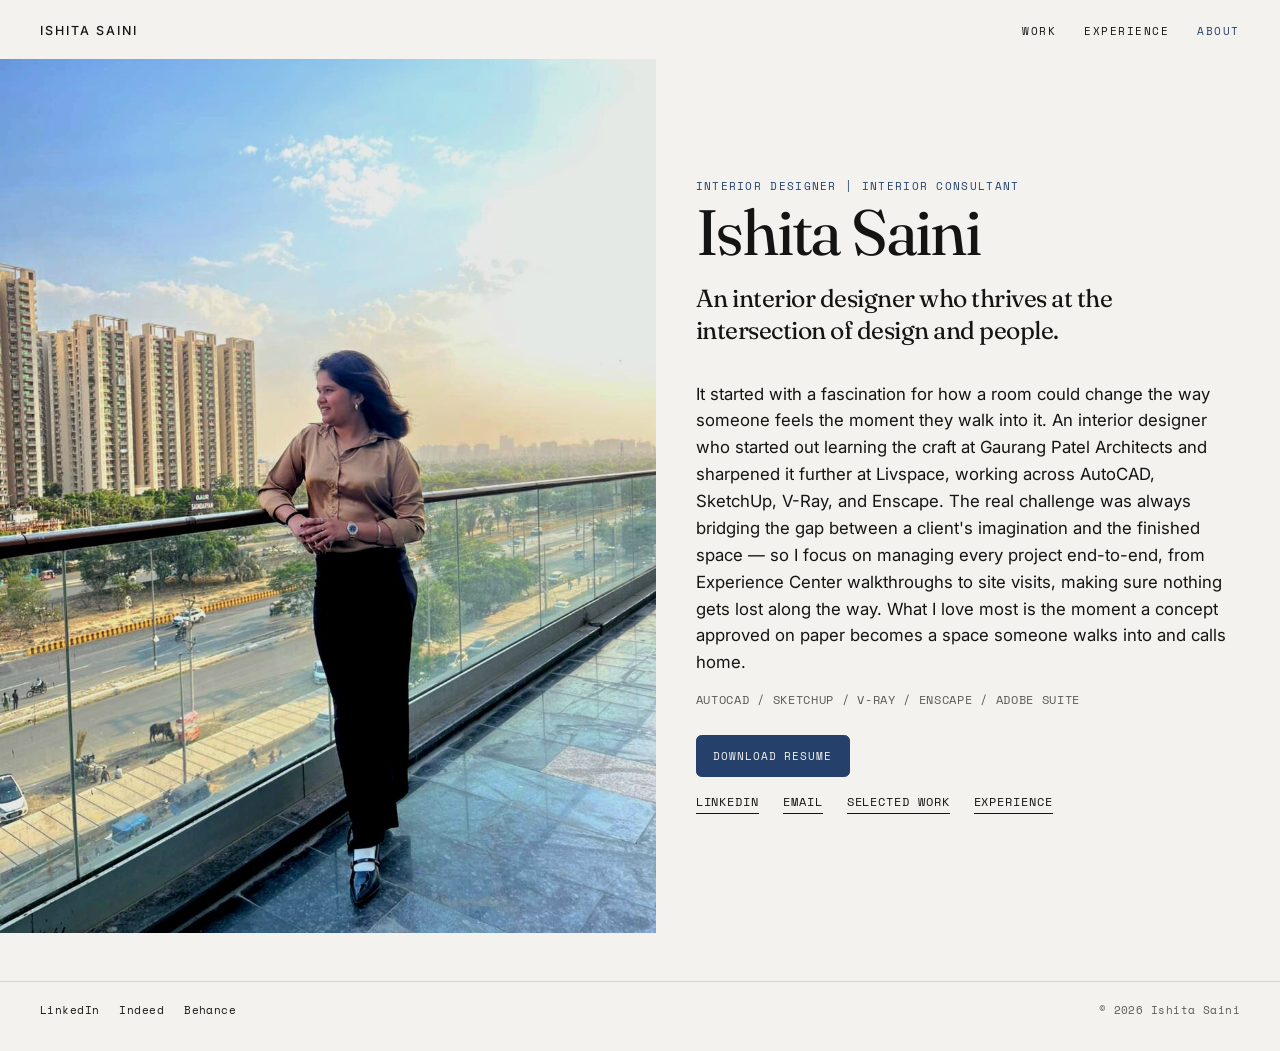
<file: about.html>
<!DOCTYPE html>
<html lang="en">
  <head>
    <meta charset="utf-8" />
    <meta name="viewport" content="width=device-width, initial-scale=1" />
    <title>About — Ishita Saini</title>
    <meta
      name="description"
      content="Ishita Saini, interior designer. Residences, commercial interiors, visualisation, and working drawings."
    />
    <link rel="preconnect" href="https://fonts.googleapis.com" />
    <link rel="preconnect" href="https://fonts.gstatic.com" crossorigin />
    <link
      href="https://fonts.googleapis.com/css2?family=Fraunces:ital,opsz,wght@0,9..144,400;0,9..144,560;1,9..144,400&family=Inter:wght@400;500&family=Space+Mono:ital,wght@0,400;0,700&display=swap"
      rel="stylesheet"
    />
    <link rel="icon" href="favicon.svg" type="image/svg+xml" />
    <link rel="apple-touch-icon" href="images/apple-touch-icon.png" />
    <link rel="stylesheet" href="css/style.css?v=exp2" />
  </head>
  <body class="page-about">
    <header class="site-header">
      <a class="site-logo" href="index.html">Ishita Saini</a>
      <nav aria-label="Primary">
        <ul class="site-nav">
          <li><a href="index.html">Work</a></li>
          <li><a href="experience.html">Experience</a></li>
          <li><a href="about.html" aria-current="page">About</a></li>
        </ul>
      </nav>
    </header>

    <main id="about-root">
      <p class="status">Loading about…</p>
    </main>

    <footer class="site-footer">
      <p class="site-footer__links">
        <a href="https://www.linkedin.com/in/ishita-s-9a9b94247/" rel="noopener noreferrer">LinkedIn</a>
        <a href="https://profile.indeed.com/" rel="noopener noreferrer">Indeed</a>
        <a href="https://www.behance.net/" rel="noopener noreferrer">Behance</a>
      </p>
      <p class="site-footer__copy">© 2026 Ishita Saini</p>
    </footer>
    <script src="js/app.js?v=exp"></script>
  </body>
</html>
</file>
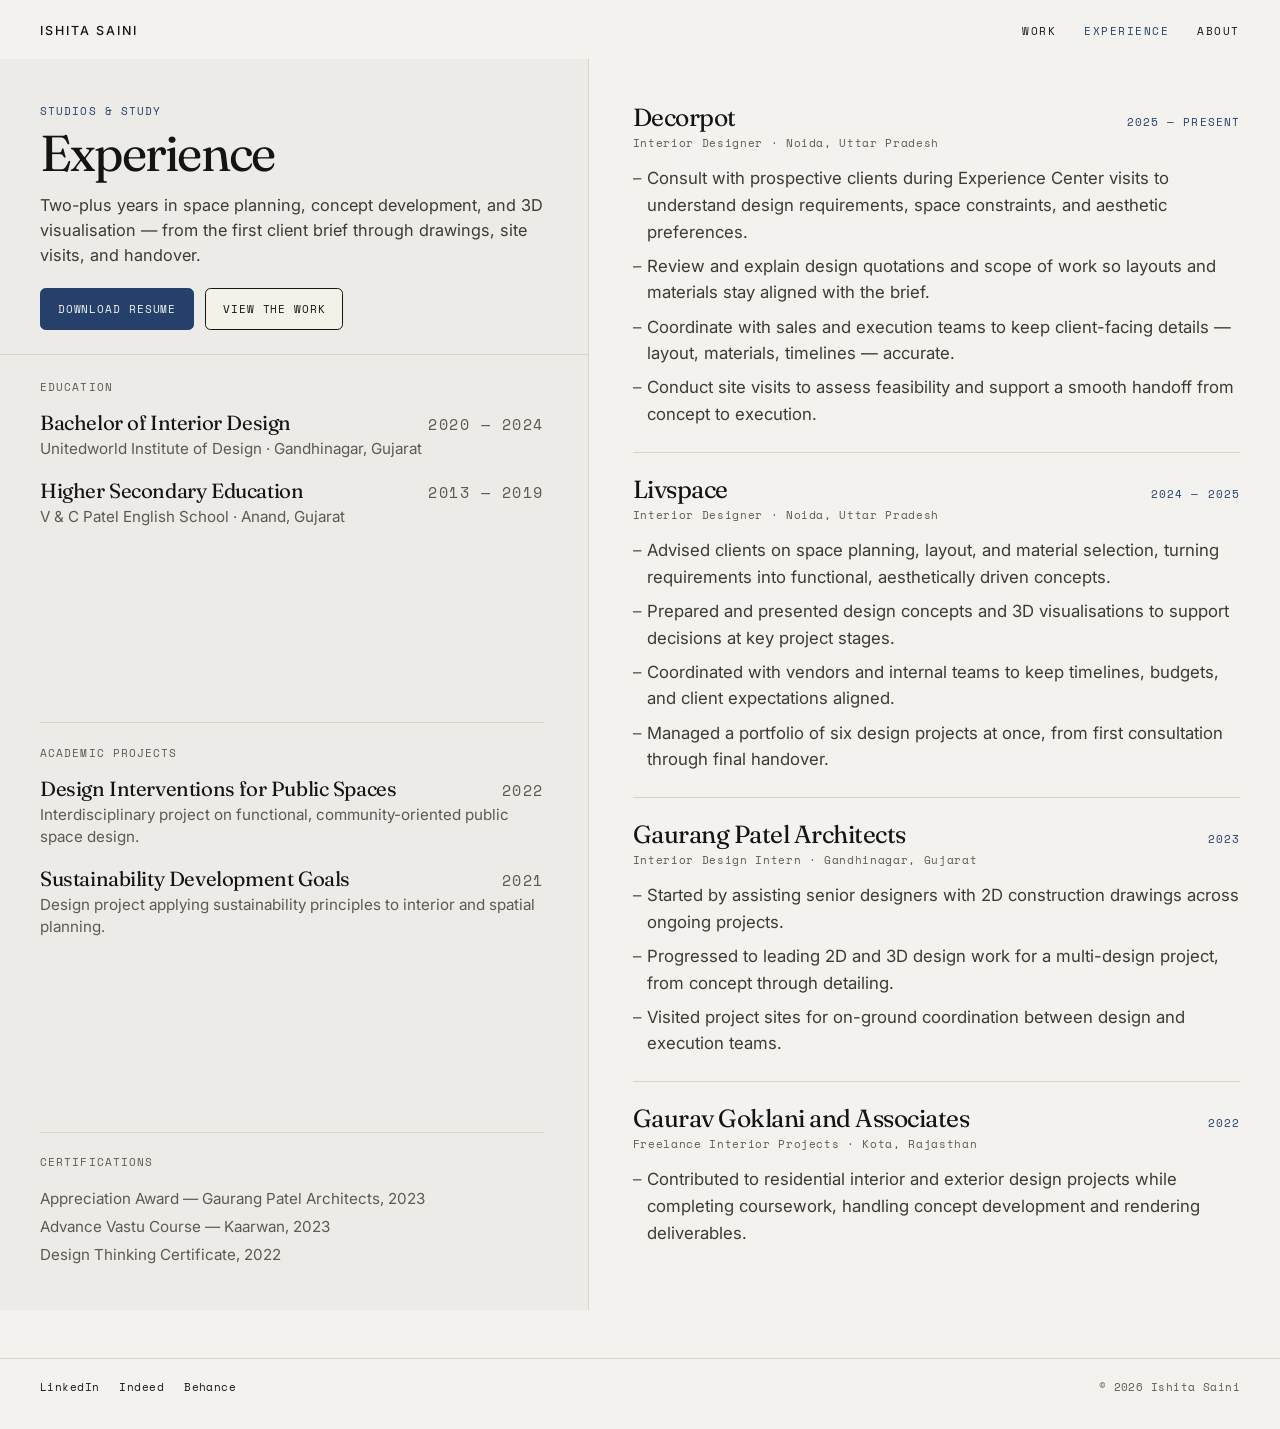
<file: experience.html>
<!DOCTYPE html>
<html lang="en">
  <head>
    <meta charset="utf-8" />
    <meta name="viewport" content="width=device-width, initial-scale=1" />
    <title>Experience — Ishita Saini</title>
    <meta
      name="description"
      content="Studio roles, internships, and education — Ishita Saini, interior designer."
    />
    <link rel="preconnect" href="https://fonts.googleapis.com" />
    <link rel="preconnect" href="https://fonts.gstatic.com" crossorigin />
    <link
      href="https://fonts.googleapis.com/css2?family=Fraunces:ital,opsz,wght@0,9..144,400;0,9..144,560;1,9..144,400&family=Inter:wght@400;500&family=Space+Mono:ital,wght@0,400;0,700&display=swap"
      rel="stylesheet"
    />
    <link rel="icon" href="favicon.svg" type="image/svg+xml" />
    <link rel="apple-touch-icon" href="images/apple-touch-icon.png" />
    <link rel="stylesheet" href="css/style.css?v=exp18" />
  </head>
  <body class="page-experience">
    <header class="site-header">
      <a class="site-logo" href="index.html">Ishita Saini</a>
      <nav aria-label="Primary">
        <ul class="site-nav">
          <li><a href="index.html">Work</a></li>
          <li><a href="experience.html" aria-current="page">Experience</a></li>
          <li><a href="about.html">About</a></li>
        </ul>
      </nav>
    </header>

    <main id="experience-root">
      <p class="status">Loading experience…</p>
    </main>

    <footer class="site-footer">
      <p class="site-footer__links">
        <a href="https://www.linkedin.com/in/ishita-s-9a9b94247/" rel="noopener noreferrer">LinkedIn</a>
        <a href="https://profile.indeed.com/" rel="noopener noreferrer">Indeed</a>
        <a href="https://www.behance.net/" rel="noopener noreferrer">Behance</a>
      </p>
      <p class="site-footer__copy">© 2026 Ishita Saini</p>
    </footer>
    <script src="js/app.js?v=exp17"></script>
  </body>
</html>
</file>
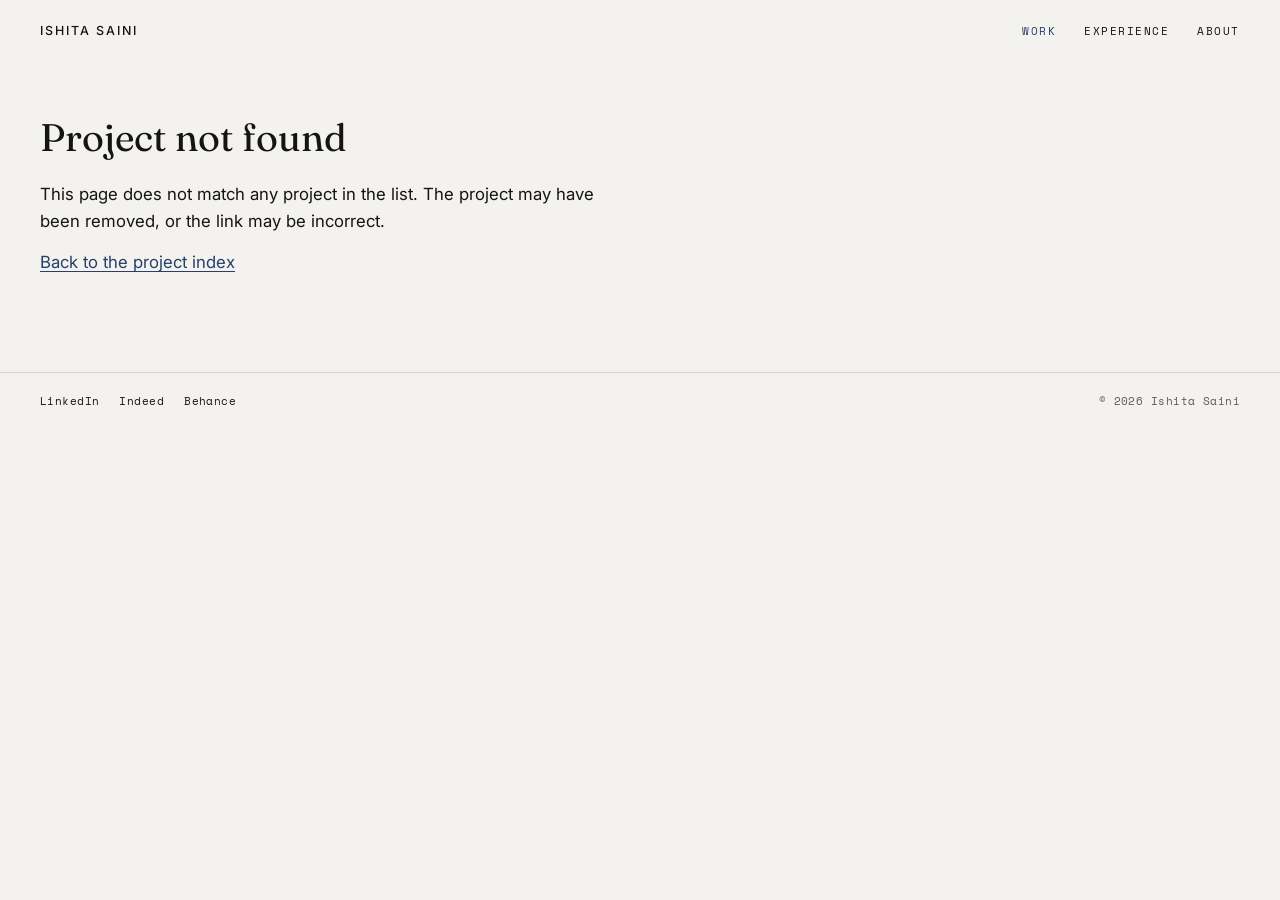
<file: project.html>
<!DOCTYPE html>
<html lang="en">
  <head>
    <meta charset="utf-8" />
    <meta name="viewport" content="width=device-width, initial-scale=1" />
    <title>Project — Ishita Saini</title>
    <meta
      name="description"
      content="Project by Ishita Saini, interior designer."
    />
    <link rel="preconnect" href="https://fonts.googleapis.com" />
    <link rel="preconnect" href="https://fonts.gstatic.com" crossorigin />
    <link
      href="https://fonts.googleapis.com/css2?family=Fraunces:ital,opsz,wght@0,9..144,400;0,9..144,560;1,9..144,400&family=Inter:wght@400;500&family=Space+Mono:ital,wght@0,400;0,700&display=swap"
      rel="stylesheet"
    />
    <link rel="icon" href="favicon.svg" type="image/svg+xml" />
    <link rel="apple-touch-icon" href="images/apple-touch-icon.png" />
    <link rel="stylesheet" href="css/style.css?v=note2" />
  </head>
  <body>
    <header class="site-header">
      <a class="site-logo" href="index.html">Ishita Saini</a>
      <nav aria-label="Primary">
        <ul class="site-nav">
          <li><a href="index.html" aria-current="page">Work</a></li>
          <li><a href="experience.html">Experience</a></li>
          <li><a href="about.html">About</a></li>
        </ul>
      </nav>
    </header>

    <main id="project-root">
      <p class="status">Loading project…</p>
    </main>

    <footer class="site-footer">
      <p class="site-footer__links">
        <a href="https://www.linkedin.com/in/ishita-s-9a9b94247/" rel="noopener noreferrer">LinkedIn</a>
        <a href="https://profile.indeed.com/" rel="noopener noreferrer">Indeed</a>
        <a href="https://www.behance.net/" rel="noopener noreferrer">Behance</a>
      </p>
      <p class="site-footer__copy">© 2026 Ishita Saini</p>
    </footer>
    <script src="js/app.js?v=hrudhya1"></script>
  </body>
</html>
</file>
<file: css/style.css>
:root {
  --paper: #f3f2ee;
  --ink: #141413;
  --blueprint: #24406b;
  --muted: #5c5a54;
  --rule: #d8d4c8;
  --font-display: "Fraunces", "Times New Roman", serif;
  --font-mono: "Space Mono", "Courier New", monospace;
  --font-body: "Inter", "Helvetica Neue", sans-serif;
  --font-neue: "Neue Montreal", "Helvetica Neue", sans-serif;
  --pad: clamp(1.15rem, 3.5vw, 2.5rem);
}

@font-face {
  font-family: "Neue Montreal";
  src: url("../fonts/NeueMontreal-Regular.woff2") format("woff2");
  font-weight: 400;
  font-style: normal;
  font-display: swap;
}

*,
*::before,
*::after {
  box-sizing: border-box;
}

html {
  -webkit-text-size-adjust: 100%;
}

body {
  margin: 0;
  min-height: 100vh;
  background: var(--paper);
  color: var(--ink);
  font-family: var(--font-body);
  font-size: 1.05rem;
  line-height: 1.6;
}

img {
  max-width: 100%;
  height: auto;
  display: block;
}

a {
  color: var(--blueprint);
  text-decoration-thickness: 1px;
  text-underline-offset: 0.18em;
}

a:hover {
  color: var(--ink);
}

a:focus-visible {
  outline: 2px solid var(--blueprint);
  outline-offset: 3px;
}

h1,
h2,
h3,
p,
ul,
dl,
dt,
dd,
figure,
blockquote {
  margin: 0;
}

ul {
  padding: 0;
  list-style: none;
}

code {
  font-family: var(--font-mono);
  font-size: 0.85em;
}

.eyebrow,
.work-card__meta,
.project-head__meta,
.project-nav__dir,
.tools__heading,
.tools__list,
.status,
.section-label,
.quotes__label,
.quotes__by,
.xp-item__year,
.xp-item__meta,
.xp-study__dates,
.xp-aside .section-label,
.site-footer {
  font-family: var(--font-mono);
  font-size: 0.68rem;
  font-weight: 400;
  letter-spacing: 0.1em;
  text-transform: uppercase;
}

/* --- Header ----------------------------------------------------------- */

.site-header {
  position: sticky;
  top: 0;
  z-index: 20;
  display: flex;
  align-items: baseline;
  justify-content: space-between;
  gap: 1rem;
  padding: 1rem var(--pad);
  background: color-mix(in srgb, var(--paper) 88%, transparent);
  backdrop-filter: blur(16px);
}

.site-logo {
  flex: 0 0 auto;
  font-family: var(--font-body);
  font-size: 0.78rem;
  font-weight: 500;
  letter-spacing: 0.16em;
  text-transform: uppercase;
  color: var(--ink);
  text-decoration: none;
  white-space: nowrap;
}

.site-logo:hover {
  color: var(--blueprint);
}

.site-nav {
  display: flex;
  gap: 1.75rem;
}

.site-nav a {
  font-family: var(--font-mono);
  font-size: 0.68rem;
  letter-spacing: 0.14em;
  text-transform: uppercase;
  color: var(--ink);
  text-decoration: none;
}

.site-nav a:hover,
.site-nav a[aria-current="page"] {
  color: var(--blueprint);
}

/* --- Hero ------------------------------------------------------------- */

.hero {
  position: relative;
  isolation: isolate;
  display: grid;
  gap: 2.5rem;
  align-items: start;
  padding: clamp(2rem, 7vh, 4.5rem) var(--pad) clamp(2.5rem, 7vh, 4.75rem);
  overflow: hidden;
  background: #e7e2d4;
}

.hero__drawing {
  position: absolute;
  inset: 0;
  z-index: 0;
  pointer-events: none;
  background-color: #e7e2d4;
  /* background-image:
    linear-gradient(
      105deg,
      color-mix(in srgb, #e7e2d4 88%, transparent) 0%,
      transparent 52%
    ),
    url("../images/hero-plan.svg"); */
  background-repeat: no-repeat;
  background-position: 0 0, 50% 30%;
  background-size: 100% 100%, cover;
}

.hero__copy {
  position: relative;
  z-index: 1;
  max-width: 36rem;
}

.hero__badge {
  display: inline-flex;
  align-items: center;
  gap: 0.45rem;
  padding: 0.28rem 0.7rem 0.28rem 0.5rem;
  border: 1px solid color-mix(in srgb, var(--blueprint) 35%, var(--rule));
  border-radius: 999px;
  background: #f4f1e8;
  font-family: var(--font-mono);
  font-size: 0.68rem;
  letter-spacing: 0.08em;
  text-transform: uppercase;
  color: var(--ink);
}

.hero__dot {
  width: 0.45rem;
  height: 0.45rem;
  border-radius: 50%;
  background: var(--blueprint);
  box-shadow: 0 0 0 4px color-mix(in srgb, var(--blueprint) 18%, transparent);
}

.hero h1 {
  font-family: var(--font-display);
  font-optical-sizing: auto;
  font-weight: 400;
  font-size: clamp(2.15rem, 5.4vw, 3.55rem);
  line-height: 1.05;
  letter-spacing: -0.035em;
  margin: 1rem 0 0.45rem;
}

.hero__role {
  min-height: 1.5em;
  font-family: var(--font-mono);
  font-size: clamp(0.95rem, 1.8vw, 1.1rem);
  color: var(--blueprint);
}

.hero__cursor {
  display: inline-block;
  margin-left: 0.05em;
  animation: hero-blink 1s step-end infinite;
}

.hero__line {
  max-width: 34rem;
  margin-top: 1rem;
  font-size: 1.02rem;
  line-height: 1.55;
  color: #3d3b35;
}

.hero__cta {
  display: flex;
  flex-wrap: wrap;
  gap: 0.7rem;
  margin-top: 1.6rem;
}

.btn {
  display: inline-flex;
  align-items: center;
  justify-content: center;
  padding: 0.7rem 1.05rem;
  border: 1px solid var(--ink);
  border-radius: 0.35rem;
  font-family: var(--font-mono);
  font-size: 0.7rem;
  letter-spacing: 0.08em;
  text-transform: uppercase;
  text-decoration: none;
}

.btn--solid {
  background: var(--blueprint);
  border-color: var(--blueprint);
  color: var(--paper);
}

.btn--solid:hover {
  background: var(--ink);
  border-color: var(--ink);
  color: var(--paper);
}

.btn--ghost {
  background: #f4f1e8;
  color: var(--ink);
}

.btn--ghost:hover {
  border-color: var(--blueprint);
  color: var(--blueprint);
}

.hero__visual {
  position: relative;
  z-index: 1;
  display: flex;
  flex-direction: column;
  gap: 0.85rem;
  width: min(100%, 22rem);
  height: 33.5rem;
  margin-inline: auto;
  padding: 1.15rem 1.15rem 1.1rem;
  background: #f3efe4;
  border: 1.5px solid var(--blueprint);
  overflow: hidden;
  box-shadow:
    6px 6px 0 color-mix(in srgb, var(--blueprint) 22%, transparent),
    0 22px 40px color-mix(in srgb, var(--ink) 14%, transparent);
}

.hero__visual::before,
.hero__visual::after {
  content: "";
  position: absolute;
  width: 0.7rem;
  height: 0.7rem;
  border: 1.5px solid var(--blueprint);
  pointer-events: none;
}

.hero__visual::before {
  top: -1px;
  left: -1px;
  border-right: 0;
  border-bottom: 0;
}

.hero__visual::after {
  right: -1px;
  bottom: -1px;
  border-left: 0;
  border-top: 0;
}

.hero__photo {
  flex: 0 0 16.25rem;
  width: 16.25rem;
  height: 16.25rem;
  margin: 0.15rem auto 0;
  aspect-ratio: 1;
  border-radius: 50%;
  overflow: hidden;
  background: #8d8778;
  box-shadow:
    0 0 0 5px #f3efe4,
    0 0 0 7px var(--blueprint);
}

.hero__photo img {
  width: 100%;
  height: 100%;
  object-fit: cover;
  object-position: 50% 18%;
  filter: contrast(1.08) saturate(1.05) brightness(0.96);
}

@keyframes hero-blink {
  50% {
    opacity: 0;
  }
}

/* --- Quotes ----------------------------------------------------------- */

.quotes {
  display: flex;
  flex-direction: column;
  flex: 1 1 auto;
  min-height: 0;
  height: 9.25rem;
  padding-top: 0.9rem;
  border-top: 1px solid var(--blueprint);
  overflow: hidden;
}

.quotes__label {
  flex: 0 0 auto;
  color: var(--blueprint);
  margin-bottom: 0.45rem;
}

.quotes__card {
  display: flex;
  flex-direction: column;
  flex: 1 1 auto;
  min-height: 0;
  max-width: none;
  overflow: hidden;
}

.quotes__text {
  display: -webkit-box;
  -webkit-box-orient: vertical;
  -webkit-line-clamp: 3;
  line-clamp: 3;
  overflow: hidden;
  font-family: var(--font-display);
  font-optical-sizing: auto;
  font-style: italic;
  font-size: 1.12rem;
  font-weight: 560;
  line-height: 1.32;
  letter-spacing: -0.02em;
  color: var(--ink);
}

.quotes__by {
  flex: 0 0 auto;
  margin-top: 0.45rem;
  letter-spacing: 0.08em;
  color: #3d3b35;
  white-space: nowrap;
  overflow: hidden;
  text-overflow: ellipsis;
}

.quotes__card.is-away {
  opacity: 0;
}

.quotes__card {
  transition: opacity 0.4s ease;
}

.work-section {
  padding-top: 2rem;
  scroll-margin-top: 3.5rem;
}

.section-label {
  padding: 0 var(--pad) 1.15rem;
  color: var(--muted);
}

/* --- Work grid -------------------------------------------------------- */

.work-grid {
  display: grid;
  grid-template-columns: 1fr;
  gap: 2.5rem var(--pad);
  padding: 0 var(--pad) 2rem;
}

@media (min-width: 640px) {
  .work-grid {
    grid-template-columns: 1fr 1fr;
  }
}

.work-card {
  display: flex;
  flex-direction: column;
  gap: 0.7rem;
  color: inherit;
  text-decoration: none;
  min-width: 0;
}

.work-card__media {
  display: block;
  overflow: hidden;
  background: transparent;
  aspect-ratio: 4 / 3;
}

.work-card__thumb {
  width: 100%;
  height: 100%;
  object-fit: cover;
  filter: saturate(0.82);
}

.work-card__title {
  display: block;
  font-family: var(--font-display);
  font-optical-sizing: auto;
  font-size: clamp(1.2rem, 2.2vw, 1.55rem);
  font-weight: 400;
  line-height: 1.15;
  letter-spacing: -0.02em;
  color: var(--ink);
}

.work-card__meta {
  display: block;
  margin-top: 0.2rem;
  letter-spacing: 0.06em;
  text-transform: none;
  color: var(--muted);
}

@media (hover: hover) and (pointer: fine) {
  .work-card__thumb {
    transition: filter 0.45s ease, transform 0.45s ease;
  }

  .work-card:hover .work-card__thumb,
  .work-card:focus-visible .work-card__thumb {
    filter: saturate(1);
    transform: scale(1.03);
  }

  .work-card:hover .work-card__title,
  .work-card:focus-visible .work-card__title {
    color: var(--blueprint);
  }
}

/* --- Project page ----------------------------------------------------- */

.project-cover {
  display: block;
  width: min(100%, 72rem);
  margin: 0 auto;
  padding: 0 var(--pad) 1.25rem;
  border: 0;
  background: transparent;
  color: inherit;
  font: inherit;
  cursor: zoom-in;
}

.project-cover img {
  width: 100%;
  max-height: 44rem;
  height: auto;
  object-fit: contain;
  display: block;
  background: transparent;
}

.project {
  display: flex;
  flex-direction: column;
}

.project-info {
  padding: 1.25rem var(--pad) 1.5rem;
  text-align: center;
}

.project-info h1 {
  font-family: var(--font-neue);
  font-weight: 400;
  font-style: normal;
  font-size: clamp(2.6rem, 6vw, 4.25rem);
  line-height: 1.05;
  letter-spacing: -0.02em;
}

.tagline {
  margin-top: 0.45rem;
  font-size: 1.02rem;
  line-height: 1.45;
  color: var(--muted);
}

.eyebrow {
  color: var(--blueprint);
  margin-bottom: 0.4rem;
}

.project-head__meta {
  margin-top: 0.85rem;
  letter-spacing: 0.06em;
  text-transform: none;
  color: var(--muted);
  line-height: 1.6;
}

.project-facts {
  margin: 1rem auto 0;
  padding: 0;
  list-style: none;
  color: var(--muted);
  font-family: var(--font-neue);
  font-size: 1.02rem;
  line-height: 1.55;
}

.project-facts span {
  color: var(--ink);
}

.project-copy {
  width: min(100%, 72rem);
  max-width: 72rem;
  margin-top: 1.6rem;
  margin-left: auto;
  margin-right: auto;
  text-align: left;
  font-family: var(--font-neue);
  font-weight: 400;
  font-style: normal;
  font-size: 1.02rem;
  line-height: 1.55;
}

.project-copy p + p {
  margin-top: 0.85rem;
}

.project-visuals,
.project-section__media {
  width: min(100%, 80rem);
  margin-left: auto;
  margin-right: auto;
}

.gallery {
  display: grid;
  grid-template-columns: 1fr 1fr;
  gap: 0.4rem;
  align-items: start;
}

.gallery__item {
  appearance: none;
  position: relative;
  display: block;
  width: 100%;
  margin: 0;
  padding: 0;
  border: 0;
  overflow: hidden;
  background: transparent;
  color: inherit;
  font: inherit;
  text-align: inherit;
  cursor: zoom-in;
}

.gallery__item:focus-visible {
  outline: 2px solid var(--blueprint);
  outline-offset: 3px;
}

.gallery__span {
  grid-column: 1 / -1;
}

.gallery__col {
  display: flex;
  flex-direction: column;
  gap: 0.4rem;
  min-width: 0;
}

.gallery__col:empty {
  display: none;
}

.gallery__item img {
  width: 100%;
  max-height: 40rem;
  height: auto;
  object-fit: contain;
  display: block;
  pointer-events: none;
  background: transparent;
}

.gallery__note {
  position: absolute;
  inset: 0;
  display: flex;
  flex-direction: column;
  justify-content: safe center;
  align-items: center;
  gap: 0.45rem;
  padding: 1.15rem;
  overflow: auto;
  text-align: center;
  color: var(--ink);
  background: color-mix(in srgb, var(--paper) 78%, transparent);
  opacity: 0;
}

.gallery__note-title {
  font-family: var(--font-display);
  font-size: clamp(1.15rem, 2vw, 1.55rem);
  font-weight: 400;
  line-height: 1.15;
  letter-spacing: -0.03em;
}

.gallery__note-text {
  max-width: 28rem;
  font-size: 0.95rem;
  line-height: 1.45;
  white-space: pre-line;
}

@media (hover: hover) and (pointer: fine) {
  .gallery__item--note img,
  .gallery__note {
    transition: filter 0.35s ease, opacity 0.35s ease;
  }

  .gallery__item--note:hover img,
  .gallery__item--note:focus-visible img {
    filter: blur(8px);
  }

  .gallery__item--note:hover .gallery__note,
  .gallery__item--note:focus-visible .gallery__note {
    opacity: 1;
  }
}

.project--sections {
  display: block;
}

.project-section {
  display: flex;
  flex-direction: column;
  gap: 0.85rem;
  padding: 1.35rem var(--pad) 1.6rem;
  border-top: 1px solid var(--rule);
}

.project-section h2 {
  font-family: var(--font-display);
  font-optical-sizing: auto;
  font-weight: 400;
  font-size: clamp(1.45rem, 3vw, 1.9rem);
  line-height: 1.12;
  letter-spacing: -0.03em;
}

.project-section__copy {
  text-align: left;
}

.project-section--board {
  align-items: center;
}

.project-section--board .project-section__copy {
  text-align: center;
}

.project-section--board .gallery {
  grid-template-columns: minmax(0, 72rem);
  justify-content: center;
}

.project-section--board .gallery__col,
.project-section--board .gallery__item {
  width: 100%;
}

.project-section__text {
  max-width: 40rem;
  margin-top: 0.45rem;
  margin-left: auto;
  margin-right: auto;
  text-align: left;
}

.project-section__text p + p {
  margin-top: 0.75rem;
}

.project-section__media {
  width: min(100%, 80rem);
}

.project-section__empty {
  color: var(--muted);
}

.project-videos {
  display: grid;
  gap: 0.4rem;
}

.project-video {
  display: block;
  width: 100%;
  max-height: 44rem;
  background: transparent;
}

.project-docs {
  display: grid;
  gap: 0.45rem;
}

.project-docs a {
  font-family: var(--font-mono);
  font-size: 0.78rem;
}

body.is-lightbox {
  overflow: hidden;
}

.lightbox {
  position: fixed;
  inset: 0;
  z-index: 80;
  display: none;
  align-items: center;
  justify-content: center;
  padding: 3.5rem 3.5rem 2.75rem;
  background: rgba(20, 20, 19, 0.96);
  color: var(--paper);
}

.lightbox.is-open {
  display: flex;
}

.lightbox__img {
  max-width: min(96vw, 92rem);
  max-height: calc(100vh - 10.5rem);
  width: auto;
  height: auto;
  object-fit: contain;
  background: transparent;
  transform-origin: center center;
  cursor: zoom-in;
  touch-action: none;
}

.lightbox__img.is-zoomed {
  cursor: grab;
}

.lightbox__close,
.lightbox__prev,
.lightbox__next {
  appearance: none;
  position: absolute;
  margin: 0;
  border: 0;
  background: transparent;
  color: inherit;
  cursor: pointer;
  font-family: var(--font-mono);
}

.lightbox__close {
  top: 0.85rem;
  right: var(--pad);
  font-size: 0.78rem;
  letter-spacing: 0.14em;
  text-transform: uppercase;
}

.lightbox__prev,
.lightbox__next {
  top: 50%;
  width: 2.75rem;
  height: 2.75rem;
  transform: translateY(-50%);
  font-family: var(--font-body);
  font-size: 2.1rem;
  line-height: 1;
}

.lightbox__prev {
  left: 0.35rem;
}

.lightbox__next {
  right: 0.35rem;
}

.lightbox__count {
  position: absolute;
  bottom: 0.85rem;
  left: 50%;
  transform: translateX(-50%);
  font-family: var(--font-mono);
  font-size: 0.72rem;
  letter-spacing: 0.12em;
}

.lightbox__note {
  position: absolute;
  left: 50%;
  bottom: 2.35rem;
  width: min(36rem, calc(100vw - 4rem));
  margin: 0;
  transform: translateX(-50%);
  text-align: center;
}

.lightbox__note[hidden] {
  display: none;
}

.lightbox__note-title {
  display: block;
  font-family: var(--font-display);
  font-size: clamp(1.2rem, 2vw, 1.55rem);
  font-weight: 400;
  line-height: 1.15;
  letter-spacing: -0.03em;
}

.lightbox__note-text {
  display: block;
  margin-top: 0.3rem;
  font-size: 0.95rem;
  line-height: 1.45;
  white-space: pre-line;
  color: color-mix(in srgb, var(--paper) 82%, transparent);
}

.lightbox__close:hover,
.lightbox__prev:hover,
.lightbox__next:hover {
  color: #fff;
}

.lightbox__close:focus-visible,
.lightbox__prev:focus-visible,
.lightbox__next:focus-visible {
  outline: 2px solid var(--paper);
  outline-offset: 3px;
}

.project-nav {
  display: grid;
  grid-template-columns: 1fr 1fr;
  gap: 1.5rem;
  margin: 2rem var(--pad) 0;
  padding: 1.35rem 0 0;
  border-top: 1px solid var(--rule);
}

.project-nav a {
  display: flex;
  flex-direction: column;
  gap: 0.3rem;
  color: inherit;
  text-decoration: none;
}

.project-nav a:last-child {
  text-align: right;
}

.project-nav__title {
  font-family: var(--font-display);
  font-optical-sizing: auto;
  font-size: 1.2rem;
  line-height: 1.2;
  letter-spacing: -0.02em;
  text-transform: none;
}

.project-nav a:hover .project-nav__title,
.project-nav a:focus-visible .project-nav__title {
  color: var(--blueprint);
}

/* --- About ------------------------------------------------------------ */

.about-hero {
  display: grid;
}

.about__portrait {
  margin: 0;
  min-height: 18rem;
  background: #cfc9bb;
}

.about__portrait img {
  width: 100%;
  height: 100%;
  min-height: 18rem;
  object-fit: cover;
  object-position: 50% 18%;
}

.about__copy {
  padding: clamp(1.75rem, 4vw, 3.25rem) var(--pad);
  display: flex;
  flex-direction: column;
  justify-content: center;
}

.about__role {
  font-family: var(--font-mono);
  font-size: 0.68rem;
  letter-spacing: 0.12em;
  text-transform: uppercase;
  color: var(--blueprint);
}

.about__copy h1 {
  font-family: var(--font-display);
  font-optical-sizing: auto;
  font-weight: 400;
  font-size: clamp(2.4rem, 6vw, 4rem);
  line-height: 0.98;
  letter-spacing: -0.035em;
  margin: 0.4rem 0 1.1rem;
}

.about__lead {
  font-family: var(--font-display);
  font-optical-sizing: auto;
  font-size: clamp(1.2rem, 2.2vw, 1.55rem);
  line-height: 1.3;
  letter-spacing: -0.02em;
  margin-bottom: 1.25rem;
}

.about__tools {
  font-family: var(--font-mono);
  font-size: 0.72rem;
  letter-spacing: 0.06em;
  text-transform: uppercase;
  color: var(--muted);
}

.about__copy p + p {
  margin-top: 0.9rem;
}

.about__actions {
  display: flex;
  flex-wrap: wrap;
  gap: 0.7rem;
  margin-top: 1.6rem;
}

.about__actions .btn {
  width: fit-content;
}

.about__actions + .about__cta {
  margin-top: 1rem;
}

.about__cta {
  display: flex;
  flex-wrap: wrap;
  gap: 0.75rem 1.5rem;
  margin-top: 1.75rem;
  font-family: var(--font-mono);
  font-size: 0.72rem;
  letter-spacing: 0.08em;
  text-transform: uppercase;
}

.about__cta a {
  color: var(--ink);
  text-decoration: none;
  border-bottom: 1px solid var(--ink);
  padding-bottom: 0.12rem;
}

.about__cta a:hover {
  color: var(--blueprint);
  border-bottom-color: var(--blueprint);
}

/* --- Experience ------------------------------------------------------- */

.experience {
  display: grid;
  grid-template-columns: 1fr;
  grid-template-areas:
    "head"
    "list"
    "aside";
  gap: 0;
  padding: clamp(1.25rem, 3.5vw, 2.25rem) var(--pad) 0;
}

.xp-head {
  grid-area: head;
  max-width: 38rem;
  padding-bottom: 1.75rem;
}

.xp-list {
  grid-area: list;
  min-width: 0;
}

.xp-aside {
  grid-area: aside;
  min-width: 0;
  margin-top: 1.5rem;
  padding-top: 1.5rem;
  border-top: 1px solid var(--rule);
}

.xp-head h1 {
  font-family: var(--font-display);
  font-optical-sizing: auto;
  font-weight: 400;
  font-size: clamp(2rem, 5vw, 3.15rem);
  line-height: 1.04;
  letter-spacing: -0.035em;
  margin: 0.3rem 0 0.85rem;
}

.xp-head__lead {
  font-size: 1.02rem;
  line-height: 1.55;
  color: #3d3b35;
}

.xp-head .about__actions {
  margin-top: 1.2rem;
  margin-bottom: 0;
}

.xp-item {
  padding: 1.35rem 0 1.5rem;
  border-top: 1px solid var(--rule);
}

.xp-item__head {
  display: flex;
  flex-direction: column;
  gap: 0.2rem;
}

.xp-item__year {
  order: -1;
  color: var(--blueprint);
}

.xp-item h2 {
  font-family: var(--font-display);
  font-optical-sizing: auto;
  font-weight: 400;
  font-size: clamp(1.2rem, 2.2vw, 1.55rem);
  line-height: 1.15;
  letter-spacing: -0.02em;
}

.xp-item__meta {
  margin-top: 0.2rem;
  letter-spacing: 0.06em;
  text-transform: none;
  color: var(--muted);
}

.xp-item ul {
  margin-top: 0.8rem;
}

.xp-item li {
  position: relative;
  padding-left: 0.9rem;
  color: #3d3b35;
}

.xp-item li::before {
  content: "–";
  position: absolute;
  left: 0;
  color: var(--muted);
}

.xp-item li + li {
  margin-top: 0.45rem;
}

.xp-aside .section-label {
  padding: 0 0 0.85rem;
  color: var(--muted);
}

.xp-study__col + .xp-study__col {
  margin-top: 1.5rem;
  padding-top: 1.35rem;
  border-top: 1px solid var(--rule);
}

.xp-study__item + .xp-study__item {
  margin-top: 1.15rem;
}

.xp-study__head {
  display: flex;
  flex-wrap: wrap;
  justify-content: space-between;
  align-items: baseline;
  gap: 0.2rem 1rem;
}

.xp-study__dates {
  color: var(--blueprint);
}

.xp-aside h3 {
  font-family: var(--font-display);
  font-optical-sizing: auto;
  font-weight: 400;
  font-size: clamp(1.12rem, 1.6vw, 1.35rem);
  line-height: 1.25;
  letter-spacing: -0.02em;
}

.xp-aside p,
.xp-aside li {
  margin-top: 0.15rem;
  font-size: 0.95rem;
  line-height: 1.45;
  color: var(--muted);
}

.xp-aside li + li {
  margin-top: 0.4rem;
}

/* --- Empty ------------------------------------------------------------ */

.status,
.empty-page {
  padding: 3rem var(--pad);
  max-width: 40rem;
}

.status {
  color: var(--blueprint);
}

.empty-page h1 {
  font-family: var(--font-display);
  font-optical-sizing: auto;
  font-weight: 400;
  font-size: clamp(1.7rem, 4vw, 2.4rem);
  margin-bottom: 0.8rem;
}

.empty-page p + p {
  margin-top: 0.9rem;
}

/* --- Footer ----------------------------------------------------------- */

.site-footer {
  display: flex;
  flex-wrap: wrap;
  justify-content: space-between;
  gap: 0.75rem 1.5rem;
  margin-top: 3rem;
  padding: 1.25rem var(--pad) 2rem;
  border-top: 1px solid var(--rule);
  text-transform: none;
  letter-spacing: 0.04em;
}

.site-footer__links {
  display: flex;
  gap: 1.25rem;
}

.site-footer__links a {
  color: var(--ink);
  text-decoration: none;
}

.site-footer__links a:hover {
  color: var(--blueprint);
}

.site-footer__copy {
  color: var(--muted);
}

/* --- Responsive ------------------------------------------------------- */

@media (min-width: 880px) {
  .hero {
    grid-template-columns: minmax(0, 1.15fr) minmax(18rem, 0.85fr);
    gap: 3rem;
    align-items: center;
    height: 42rem;
    min-height: 42rem;
    max-height: 42rem;
    padding-top: 3.25rem;
    padding-bottom: 3.25rem;
  }

  .hero__copy {
    padding-top: 0;
  }

  .hero__visual {
    width: 22rem;
    height: 33.5rem;
    justify-self: end;
  }

  .hero__drawing {
    background-size: 100% 100%, cover;
    background-position: 0 0, 58% 40%;
  }

  .work-grid {
    gap: 2.75rem 1.25rem;
  }

  .project {
    display: flex;
    flex-direction: column;
    align-items: stretch;
    padding-left: 0;
  }

  .project-info {
    position: static;
    max-height: none;
    overflow: visible;
    max-width: none;
    width: 100%;
    margin: 0 auto;
    padding: 1.75rem var(--pad) 1.5rem;
  }

  .project-visuals {
    padding: 0 var(--pad) 0.5rem;
  }

  .project--sections {
    display: block;
    padding-left: 0;
  }

  .project-intro {
    display: flex;
    flex-direction: column;
    align-items: center;
    padding: 1.5rem var(--pad) 0.25rem;
  }

  .project--sections .project-info {
    position: static;
    max-height: none;
    overflow: visible;
    max-width: none;
    width: 100%;
    padding: 0 0 1.35rem;
  }

  .project-intro .project-cover {
    position: static;
    width: min(100%, 72rem);
    height: auto;
    min-height: 0;
    margin: 0 auto;
    padding: 0;
  }

  .project-intro .project-cover img {
    position: static;
    width: 100%;
    max-height: 44rem;
    height: auto;
    object-fit: contain;
  }

  .project-section {
    display: flex;
    flex-direction: column;
    align-items: center;
    gap: 1rem;
    padding: 1.5rem var(--pad) 1.85rem;
  }

  .project-section__copy {
    position: static;
  }

  .about-hero {
    grid-template-columns: 1.05fr 1fr;
  }

  .about__portrait img {
    min-height: min(68vh, 36rem);
  }

  .experience {
    grid-template-columns: minmax(22rem, 0.92fr) minmax(26rem, 1.08fr);
    grid-template-areas:
      "head list"
      "aside list";
    grid-template-rows: auto 1fr;
    align-items: stretch;
    padding: 0;
    min-height: calc(100vh - 7.25rem);
  }

  .experience:not(:has(.xp-aside)) {
    grid-template-columns: 1fr;
    grid-template-areas:
      "head"
      "list";
    grid-template-rows: auto 1fr;
  }

  .xp-head {
    max-width: none;
    padding: clamp(1.75rem, 4vw, 2.75rem) 2.75rem 1.5rem var(--pad);
    border-bottom: 0;
    border-right: 1px solid var(--rule);
    background: color-mix(in srgb, var(--ink) 3%, var(--paper));
  }

  .xp-head__lead {
    max-width: none;
  }

  .xp-aside {
    display: flex;
    flex-direction: column;
    justify-content: space-between;
    gap: 1.75rem;
    margin-top: 0;
    padding: 1.5rem 2.75rem 2.75rem var(--pad);
    border-top: 1px solid var(--rule);
    border-right: 1px solid var(--rule);
    background: color-mix(in srgb, var(--ink) 3%, var(--paper));
  }

  .xp-aside .xp-study__col + .xp-study__col {
    margin-top: 0;
  }

  .xp-list {
    padding: clamp(1.75rem, 4vw, 2.75rem) var(--pad) 2.5rem 2.75rem;
  }

  .xp-item:first-child {
    border-top: 0;
    padding-top: 0;
  }

  .xp-item__head {
    flex-direction: row;
    justify-content: space-between;
    align-items: baseline;
    gap: 1rem;
  }

  .xp-item__year {
    order: 0;
    flex: 0 0 auto;
  }
}

@media (max-width: 520px) {
  .site-nav {
    gap: 1rem;
  }

  .gallery {
    grid-template-columns: 1fr;
  }

  .project-nav {
    grid-template-columns: 1fr;
  }

  .project-nav a:last-child {
    text-align: left;
  }

  .lightbox {
    padding: 3.25rem 0.75rem 2.5rem;
  }

  .lightbox__prev,
  .lightbox__next {
    top: auto;
    bottom: 0.35rem;
    transform: none;
  }

  .lightbox__count {
    bottom: 0.95rem;
  }
}

@media (prefers-reduced-motion: reduce) {
  .hero__cursor {
    animation: none;
  }

  .gallery__item--note img,
  .gallery__note,
  .work-card__thumb,
  .quotes__card,
  a {
    transition: none;
  }

  .gallery__item--note:hover img,
  .gallery__item--note:focus-visible img {
    filter: none;
  }

  .work-card:hover .work-card__thumb,
  .work-card:focus-visible .work-card__thumb {
    transform: none;
  }

  .services__track,
  .folio-card img,
  .service-card img,
  .skill-card,
  .home-btn,
  .skills-nav {
    transition: none;
  }
}

/* --- Home (single-page layout) ---------------------------------------- */

html:has(.page-home) {
  scroll-behavior: smooth;
}

.page-home {
  background: var(--paper);
  color: var(--ink);
  font-family: var(--font-body);
  font-size: 1.05rem;
  line-height: 1.6;
}

.page-home a {
  color: inherit;
}

.page-home a.btn--solid,
.page-home a.btn--solid:hover,
.page-home a.btn--solid:focus-visible {
  color: var(--paper);
}

.sheet {
  width: 100%;
  background: var(--paper);
  min-height: 100vh;
}

.home-bar {
  position: sticky;
  top: 0;
  z-index: 30;
  display: flex;
  align-items: center;
  justify-content: space-between;
  gap: 1rem 1.5rem;
  padding: 1rem var(--pad);
  background: color-mix(in srgb, #e7e2d4 90%, transparent);
  backdrop-filter: blur(16px);
}

.home-bar__name {
  font-family: var(--font-body);
  font-size: 0.78rem;
  font-weight: 500;
  letter-spacing: 0.16em;
  text-transform: uppercase;
  text-decoration: none;
  color: var(--ink);
}

.home-nav {
  display: flex;
  flex-wrap: wrap;
  justify-content: flex-end;
  gap: 0.35rem 1.35rem;
}

.home-nav a {
  font-family: var(--font-mono);
  font-size: 0.68rem;
  font-weight: 400;
  letter-spacing: 0.14em;
  text-transform: uppercase;
  text-decoration: none;
  color: var(--ink);
}

.home-nav a:hover,
.home-nav a[aria-current="page"] {
  color: var(--blueprint);
  text-decoration: none;
}

.home-hero {
  display: grid;
  grid-template-columns: minmax(0, 1.05fr) minmax(16rem, 0.95fr);
  gap: clamp(1.5rem, 4vw, 3.5rem);
  align-items: center;
  padding: clamp(2.75rem, 7vh, 4.75rem) var(--pad) clamp(2.5rem, 6vh, 4.25rem);
  background: #e7e2d4;
}

.home-hero__hi,
.home-hero h1,
.home-block > h2,
.home-about h2,
.home-cta h2 {
  font-family: var(--font-display);
  font-weight: 400;
  letter-spacing: -0.03em;
}

.home-hero__hi {
  font-size: clamp(1.55rem, 3vw, 1.9rem);
}

.home-hero h1 {
  margin-top: 0.1rem;
  font-size: clamp(2.15rem, 4.4vw, 2.85rem);
  line-height: 1.08;
}

.home-pill {
  display: inline-block;
  margin-top: 0.85rem;
  padding: 0.28rem 0.7rem;
  border: 1px solid color-mix(in srgb, var(--blueprint) 35%, var(--rule));
  border-radius: 999px;
  background: #f4f1e8;
  color: var(--ink);
  font-family: var(--font-mono);
  font-size: 0.68rem;
  font-weight: 400;
  letter-spacing: 0.08em;
  line-height: 1.3;
  text-transform: uppercase;
}

.home-hero__lead {
  max-width: 28rem;
  margin-top: 0.95rem;
  color: #3d3b35;
  font-size: 1.02rem;
  line-height: 1.55;
}

.home-actions {
  display: flex;
  flex-wrap: wrap;
  gap: 0.7rem;
  margin-top: 1.35rem;
}

.home-actions--center {
  justify-content: flex-start;
}

.home-btn {
  display: inline-flex;
  align-items: center;
  justify-content: center;
  min-width: 8.6rem;
  padding: 0.7rem 1.05rem;
  border: 1px solid var(--ink);
  border-radius: 0.35rem;
  background: #f4f1e8;
  color: var(--ink);
  font-family: var(--font-mono);
  font-size: 0.7rem;
  font-weight: 400;
  letter-spacing: 0.08em;
  line-height: 1;
  text-transform: uppercase;
  text-decoration: none;
  cursor: pointer;
}

.page-home a.home-btn--solid,
.page-home a.home-btn--light,
.home-btn--solid,
.home-btn--light {
  background: var(--blueprint);
  border-color: var(--blueprint);
  color: var(--paper);
}

.home-btn--soft,
.home-btn--ghost-light {
  background: #f4f1e8;
  border-color: var(--ink);
  color: var(--ink);
}

.home-btn:hover,
.home-btn:focus-visible {
  border-color: var(--blueprint);
  color: var(--blueprint);
}

.page-home a.home-btn--solid:hover,
.page-home a.home-btn--solid:focus-visible,
.page-home a.home-btn--light:hover,
.page-home a.home-btn--light:focus-visible,
.home-btn--solid:hover,
.home-btn--solid:focus-visible,
.home-btn--light:hover,
.home-btn--light:focus-visible {
  background: var(--ink);
  border-color: var(--ink);
  color: var(--paper);
}

.home-hero__frame {
  margin: 0;
  justify-self: end;
  align-self: center;
  width: min(100%, 20rem);
  aspect-ratio: 1;
  padding: 0.55rem;
  border-radius: 50%;
  background: #f3efe4;
  box-shadow:
    0 0 0 1.5px var(--blueprint),
    8px 8px 0 color-mix(in srgb, var(--blueprint) 18%, transparent);
}

.home-hero__frame img {
  width: 100%;
  height: 100%;
  aspect-ratio: 1;
  border-radius: 50%;
  object-fit: cover;
  object-position: 50% 18%;
  box-shadow:
    0 0 0 5px #f3efe4,
    0 0 0 7px var(--blueprint);
  filter: contrast(1.08) saturate(1.05) brightness(0.96);
}

.home-block {
  padding: 3.25rem var(--pad) 0.6rem;
}

.home-block > h2,
.home-about h2 {
  font-size: 1.7rem;
}

.home-block > h2 {
  margin-bottom: 1.35rem;
  text-align: left;
}

.services__viewport {
  overflow: hidden;
}

.services__track {
  display: flex;
  gap: 1.35rem;
  transition: transform 1.6s ease;
}

.service-card {
  flex: 0 0 100%;
  min-width: 0;
}

.services__controls {
  display: flex;
  align-items: center;
  justify-content: space-between;
  gap: 0.75rem;
  margin-top: 0.9rem;
}

.services__dots {
  display: flex;
  flex-wrap: wrap;
  gap: 0.4rem;
}

.services__dot {
  width: 0.45rem;
  height: 0.45rem;
  padding: 0;
  border: 0;
  border-radius: 50%;
  background: var(--rule);
  cursor: pointer;
}

.services__dot[aria-current="true"] {
  background: var(--blueprint);
}

.service-card img,
.service-card img.service-card__sheet {
  display: block;
  width: 100%;
  max-width: 100%;
  height: clamp(16rem, 28vw, 24rem);
  max-height: 24rem;
  margin-inline: auto;
  aspect-ratio: auto;
  object-fit: cover;
  object-position: center;
  background: transparent;
}

.service-card h3 {
  margin-top: 0.85rem;
  font-family: var(--font-mono);
  font-size: 0.68rem;
  font-weight: 400;
  letter-spacing: 0.1em;
  text-align: left;
  text-transform: uppercase;
}

.service-card p {
  margin-top: 0.4rem;
  max-width: 28rem;
  color: var(--muted);
  font-size: 0.92rem;
  line-height: 1.5;
  text-align: left;
}

@media (min-width: 760px) {
  .service-card {
    flex: 0 0 calc((100% - 2.7rem) / 3);
  }
}

.home-about {
  display: grid;
  grid-template-columns: minmax(0, 1.05fr) minmax(0, 0.95fr);
  gap: 2rem;
  align-items: center;
  padding: 3.25rem var(--pad) 0.8rem;
}

.home-about__photo {
  margin: 0;
}

.home-about__photo img {
  display: block;
  width: 100%;
  height: 100%;
  aspect-ratio: 5 / 3.5;
  object-fit: contain;
  object-position: center;
  background: transparent;
}

.home-about__copy p {
  margin-top: 0.75rem;
  color: #3d3b35;
  font-size: 0.84rem;
  line-height: 1.55;
}

.home-checks {
  display: grid;
  gap: 0.55rem;
  margin-top: 1.05rem;
}

.home-checks li {
  display: flex;
  gap: 0.55rem;
  align-items: flex-start;
  color: var(--ink);
  font-size: 0.84rem;
  line-height: 1.4;
}

.home-checks svg {
  flex: 0 0 auto;
  width: 1rem;
  height: 1rem;
  margin-top: 0.08rem;
  color: var(--blueprint);
}

.home-checks svg *,
.skill-card__icon,
.skill-card__icon *,
.skills-nav svg *,
.home-foot__links svg * {
  fill: none;
  stroke: currentColor;
  stroke-width: 1.6;
  stroke-linejoin: round;
  stroke-linecap: round;
}

.folio-grid {
  display: grid;
  grid-template-columns: repeat(2, minmax(0, 1fr));
  gap: 1.7rem 1.35rem;
}

.folio-grid.is-preview .folio-card:nth-child(n + 5) {
  display: none;
}

.folio-card {
  display: block;
  color: inherit;
  text-decoration: none;
}

.folio-card__media {
  display: block;
  background: #e7e2d4;
  overflow: hidden;
}

.folio-card img {
  width: 100%;
  aspect-ratio: 16 / 10;
  object-fit: cover;
  transition: transform 0.35s ease;
}

.folio-card:hover img,
.folio-card:focus-visible img {
  transform: scale(1.03);
}

.folio-card__title {
  display: block;
  margin-top: 0.7rem;
  font-family: var(--font-mono);
  font-size: 0.68rem;
  font-weight: 400;
  letter-spacing: 0.1em;
  text-align: left;
  text-transform: uppercase;
}

.folio-card:hover .folio-card__title,
.folio-card:focus-visible .folio-card__title {
  color: var(--blueprint);
}

.home-folio__more {
  margin: 1.7rem 0 0.4rem;
  text-align: left;
}

.home-folio__more:has(button[hidden]) {
  display: none;
}

.skills-wrap {
  display: grid;
  grid-template-columns: auto minmax(0, 1fr) auto;
  gap: 0.45rem;
  align-items: center;
}

.skills-track {
  display: flex;
  gap: 0.85rem;
  overflow-x: auto;
  scroll-snap-type: x mandatory;
  scrollbar-width: none;
  padding: 0.15rem 0.1rem 0.45rem;
}

.skills-track::-webkit-scrollbar {
  display: none;
}

.skill-card {
  flex: 0 0 calc((100% - 1.7rem) / 3);
  scroll-snap-align: start;
  min-height: 8.1rem;
  padding: 0.95rem 0.9rem 0.9rem;
  border: 1px solid var(--rule);
  border-radius: 0.35rem;
  background: #f4f1e8;
}

.skill-card__icon {
  width: 1.7rem;
  height: 1.7rem;
  color: var(--blueprint);
}

.skill-card h3 {
  margin-top: 0.7rem;
  font-family: var(--font-mono);
  font-size: 0.68rem;
  font-weight: 400;
  letter-spacing: 0.08em;
  text-transform: uppercase;
}

.skill-card p {
  margin-top: 0.28rem;
  color: var(--muted);
  font-family: var(--font-mono);
  font-size: 0.62rem;
  font-weight: 400;
  letter-spacing: 0.06em;
  text-transform: uppercase;
}

.skills-nav {
  display: grid;
  place-items: center;
  width: 2rem;
  height: 2rem;
  padding: 0;
  border: 1px solid var(--rule);
  border-radius: 50%;
  background: #f4f1e8;
  color: var(--blueprint);
  cursor: pointer;
}

.skills-nav svg {
  width: 0.9rem;
  height: 0.9rem;
}

.skills-nav:hover,
.skills-nav:focus-visible {
  background: var(--blueprint);
  border-color: var(--blueprint);
  color: var(--paper);
}

.home-cta {
  margin-top: 3.5rem;
  padding: 3.25rem var(--pad);
  background: #e7e2d4;
  text-align: left;
}

.home-cta h2 {
  max-width: 18em;
  margin: 0;
  font-size: clamp(1.7rem, 3vw, 2.4rem);
  line-height: 1.15;
  text-transform: none;
}

.home-foot {
  display: grid;
  grid-template-columns: minmax(0, 1fr) minmax(0, 1fr);
  gap: 1.5rem 2rem;
  align-items: start;
  padding: 2.4rem var(--pad) 2.8rem;
}

.home-foot__name {
  font-family: var(--font-body);
  font-size: 0.78rem;
  font-weight: 500;
  letter-spacing: 0.16em;
  text-transform: uppercase;
}

.home-foot .home-pill {
  margin-top: 0.7rem;
}

.home-foot__copy {
  margin-top: 1.15rem;
  color: var(--muted);
  font-family: var(--font-mono);
  font-size: 0.62rem;
  font-weight: 400;
  letter-spacing: 0.08em;
  text-transform: uppercase;
}

.home-foot__links {
  display: grid;
  gap: 0.55rem;
  justify-self: end;
}

.home-foot__links a {
  display: flex;
  align-items: center;
  gap: 0.55rem;
  color: var(--blueprint);
  font-size: 0.86rem;
  text-decoration: none;
}

.home-foot__links a:hover {
  color: var(--ink);
}

.home-foot__links svg {
  flex: 0 0 auto;
  width: 1.15rem;
  height: 1.15rem;
}

@media (max-width: 760px) {
  .home-bar,
  .home-hero,
  .home-block,
  .home-about,
  .home-cta,
  .home-foot {
    padding-left: 1.15rem;
    padding-right: 1.15rem;
  }

  .home-bar {
    align-items: flex-start;
    flex-direction: column;
    gap: 0.7rem;
  }

  .home-nav {
    justify-content: flex-start;
  }

  .home-hero,
  .home-about,
  .folio-grid,
  .home-foot {
    grid-template-columns: 1fr;
  }

  .home-hero {
    padding-top: 2rem;
  }

  .home-hero__frame {
    justify-self: center;
  }

  .skill-card {
    flex-basis: 78%;
  }

  .home-foot__links {
    justify-self: start;
  }
}

@media (prefers-reduced-motion: reduce) {
  html:has(.page-home) {
    scroll-behavior: auto;
  }
}
</file>
